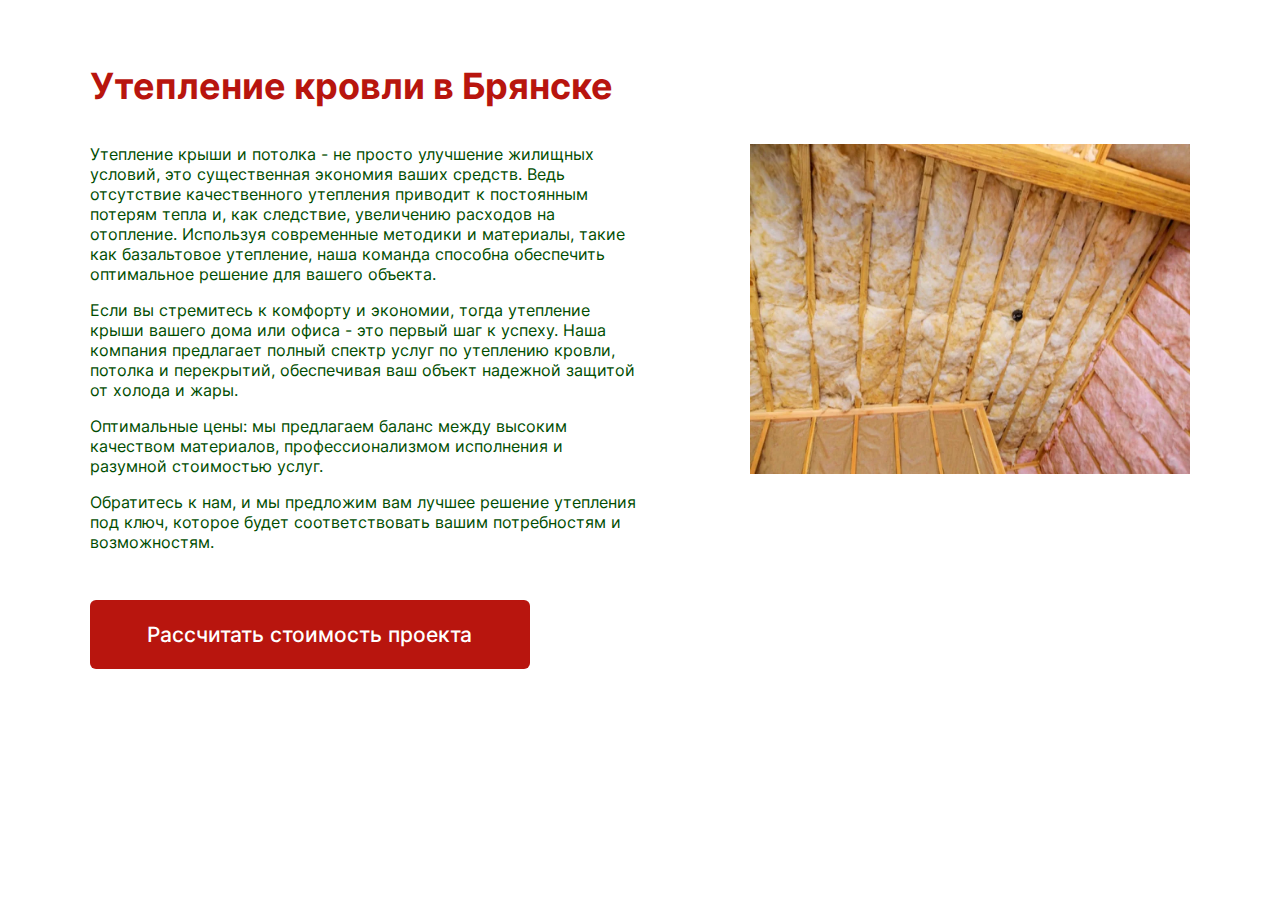
<file: insulation/Article/index.html>
<!DOCTYPE html>
<html lang="en">
<head>
    <meta charset="UTF-8">
    <meta name="viewport" content="width=device-width, initial-scale=1.0">
    <title>Document</title>

    <link rel="stylesheet" href="../../ui/global.css">
    <link rel="stylesheet" href="styles.css">

</head>
<body>
    <section class="about">
        <h1 class="red">Утепление кровли в Брянске</h1>
        <div class="info-wrapper">
            <article class="green">
                Утепление крыши и потолка - не просто улучшение жилищных условий, это существенная экономия ваших средств. Ведь отсутствие качественного утепления приводит к постоянным потерям тепла и, как следствие, увеличению расходов на отопление. Используя современные методики и материалы, такие как базальтовое утепление, наша команда способна обеспечить оптимальное решение для вашего объекта.
                <p>Если вы стремитесь к комфорту и экономии, тогда утепление крыши вашего дома или офиса - это первый шаг к успеху. Наша компания предлагает полный спектр услуг по утеплению кровли, потолка и перекрытий, обеспечивая ваш объект надежной защитой от холода и жары.</p>
                <p>Оптимальные цены: мы предлагаем баланс между высоким качеством материалов, профессионализмом исполнения и разумной стоимостью услуг.</p>
                <p>Обратитесь к нам, и мы предложим вам лучшее решение утепления под ключ, которое будет соответствовать вашим потребностям и возможностям.</p>
            </article>
            <a href="#ask-form" aria-label="Рассчитать стоимость проекта мансарды">Рассчитать стоимость проекта</a>
        </div>
        <div class="about-img-wrapper">
            <picture>
                <source 
                   media="(max-width: 759px)"
                   srcset="img/1m.webp">
                <source 
                   media="(min-width: 760px)"
                   srcset="img/1.webp">
                <img src="img/1.webp" 
                alt="лучшее утепление вашей кровли">
             </picture>
        </div>
    </section>
</body>
</html>
</file>
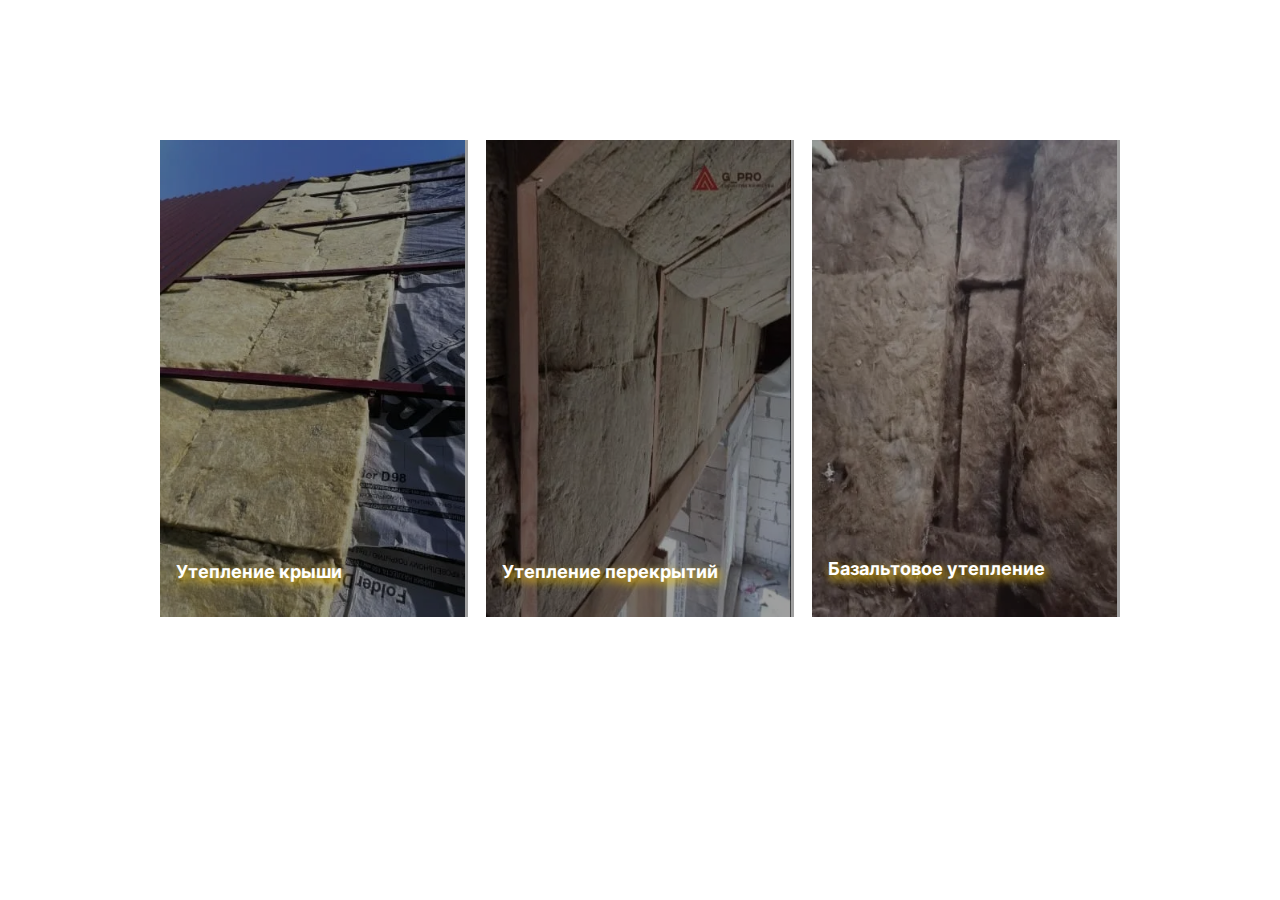
<file: insulation/Interactives/index.html>
<!DOCTYPE html>
<html lang="ru">
<head>
    <meta charset="UTF-8">
    <meta name="viewport" content="width=device-width, initial-scale=1.0">
    <title>Document</title>

    <link rel="stylesheet" href="../../ui/global.css">
    <link rel="stylesheet" href="styles.css">

    <script src="js/adapter.js" defer></script>

</head>
<body>
    <section class="interactives">
        <section class="int-cards turn-card" id="int-m1">
            <picture class="int-img-def">
                <source 
                   media="(max-width: 759px)"
                   srcset="img/1m.webp">
                <source 
                   media="(min-width: 760px)"
                   srcset="img/1.webp">
                <img src="img/1.webp" 
                alt="Утепление Брянск">
            </picture>
            <h2 class="int-h">Утепление крыши</h2>
            <article class="int-art1" id="int-a1">
                Утепление кровли поможет снизить потери тепла и улучшить теплоизоляцию здания, что в конечном итоге сэкономит на затратах на отопление.
                <p>Базальтовое утепление является эффективным способом сохранения тепла в зданиях, так как базальтовая вата обладает высокой теплоизоляционной способностью</p>
            </article>
            <aside class="int1-blur"></aside>
        </section>
        <section class="int-cards turn-card" id="int-m2">
            <picture class="int-img-def">
                <source 
                   media="(max-width: 759px)"
                   srcset="img/2m.webp">
                <source 
                   media="(min-width: 760px)"
                   srcset="img/2.webp">
                <img src="img/2.webp" 
                alt="Утепление потолка и второй свет">
            </picture>
            <h2 class="int-h">Утепление перекрытий</h2>
            <article class="int-art1" id="int-a2">
                При утеплении перекрытий потолка важно учесть правильный выбор материала, чтобы обеспечить комфортное тепло в помещении и снизить затраты на отопление.
                <p>Применение базальтового утеплителя позволяет существенно снизить энергопотребление и улучшить теплотехнические показатели помещений.</p>
            </article>
            <aside class="int1-blur"></aside>
        </section>
        <section class="int-cards turn-card" id="int-m3">
            <picture class="int-img-def">
                <source 
                   media="(max-width: 759px)"
                   srcset="img/3m.webp">
                <source 
                   media="(min-width: 760px)"
                   srcset="img/3.webp">
                <img src="img/3.webp" 
                alt="Утепление базальтом">
            </picture>
            <h3 class="int-h">Базальтовое утепление</h3>
            <article class="int-art1" id="int-a3">
                Базальтовое утепление долговечно, не подвержено разрушению под действием влаги и химических веществ, что обеспечивает долгосрочную эффективность его использования при создании теплоизоляционных конструкций.
            </article>
            <aside class="int1-blur"></aside>
        </section>
    </section>
</body>
</html>
</file>
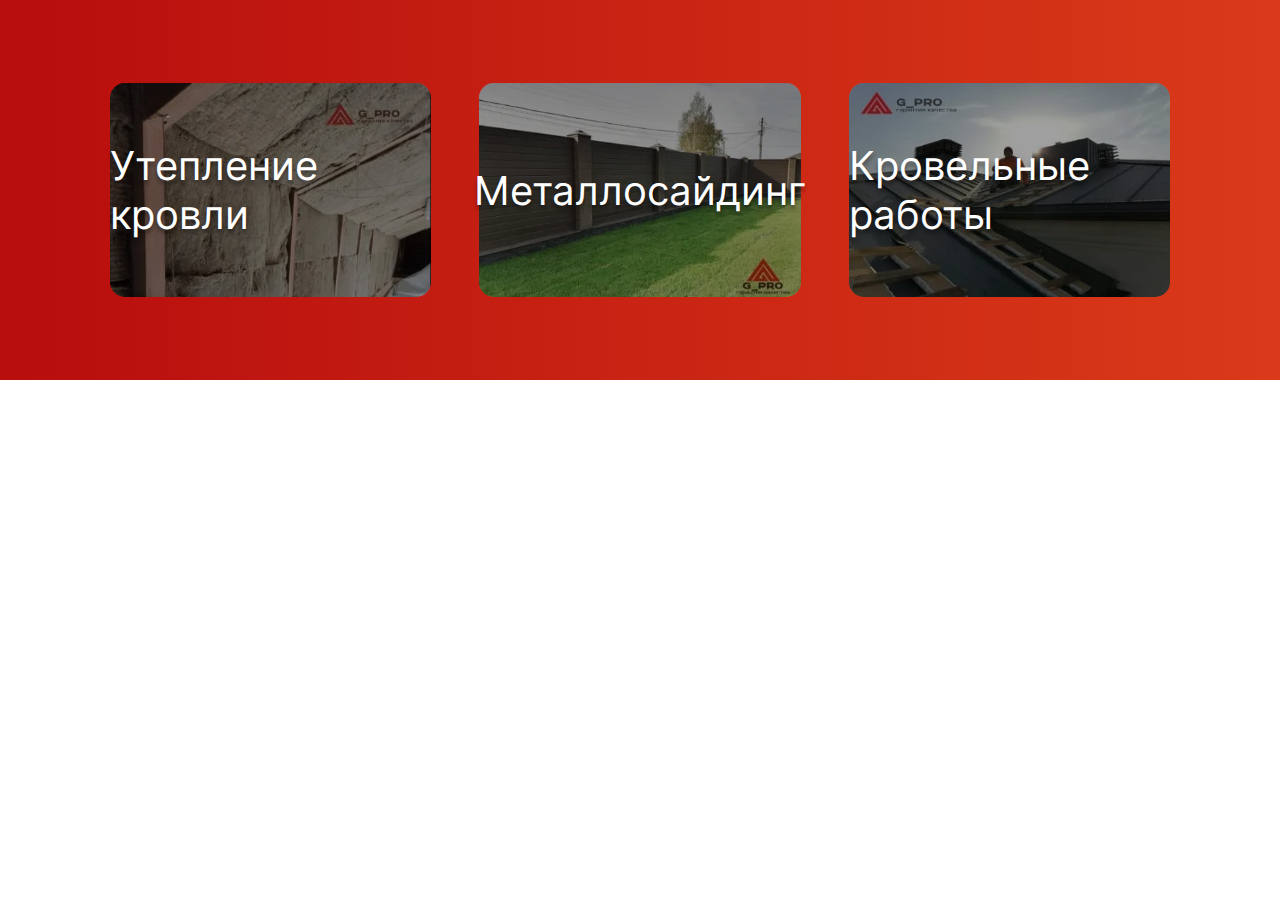
<file: insulation/Menu/index.html>
<!DOCTYPE html>
<html lang="ru">
<head>
    <meta charset="UTF-8">
    <meta name="viewport" content="width=device-width, initial-scale=1.0">
    <title>Document</title>

    <link rel="stylesheet" href="../../ui/global.css">
    <link rel="stylesheet" href="styles.css">

    <script src="js/sliderDesktopHovering.js" defer></script>

</head>
<body>
    <section class="slider">
        <div id="slider-mover">
            <a href="/" id="slider-1" class="slider-blur" aria-label="Перейти на страницу Утепление кровли">
                <span>Утепление кровли</span>
            </a>
            <a href="/" id="slider-2" class="slider-blur" aria-label="Перейти на страницу Металлосайдинг">
                <span>Металлосайдинг</span>
            </a>
            <a href="/" id="slider-3" class="slider-blur" aria-label="Перейти на страницу Кровельные работы">
                <span>Кровельные работы</span>
            </a>
        </div>
    </section>
</body>
</html>
</file>
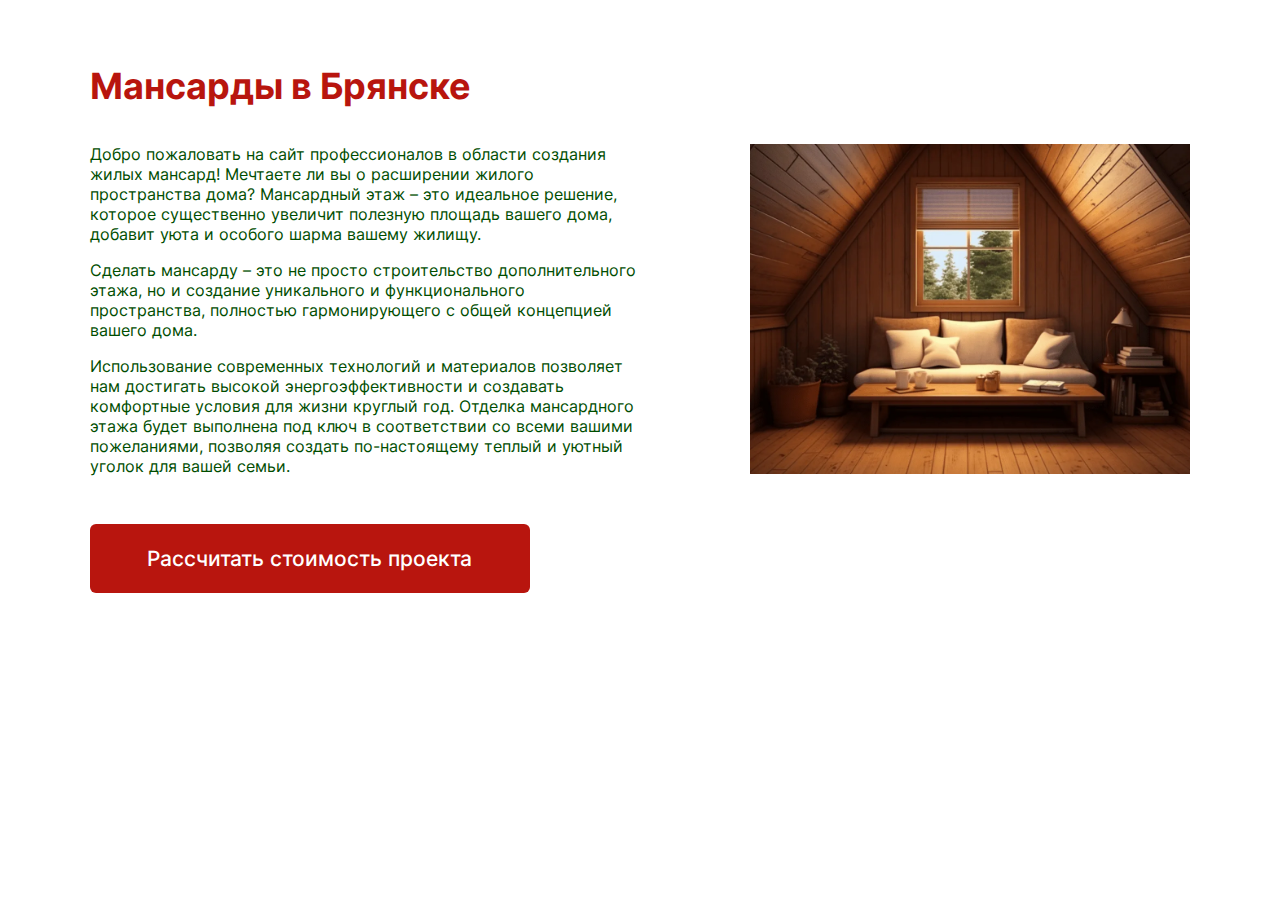
<file: mansard/Article/index.html>
<!DOCTYPE html>
<html lang="en">
<head>
    <meta charset="UTF-8">
    <meta name="viewport" content="width=device-width, initial-scale=1.0">
    <title>Document</title>

    <link rel="stylesheet" href="../../ui/global.css">
    <link rel="stylesheet" href="styles.css">

</head>
<body>
    <section class="about">
        <h1 class="red">Мансарды в Брянске</h1>
        <div class="info-wrapper">
            <article class="green">
                Добро пожаловать на сайт профессионалов в области создания жилых мансард! Мечтаете ли вы о расширении жилого пространства дома? Мансардный этаж – это идеальное решение, которое существенно увеличит полезную площадь вашего дома, добавит уюта и особого шарма вашему жилищу.
                <p>Сделать мансарду – это не просто строительство дополнительного этажа, но и создание уникального и функционального пространства, полностью гармонирующего с общей концепцией вашего дома.</p>
                <p>Использование современных технологий и материалов позволяет нам достигать высокой энергоэффективности и создавать комфортные условия для жизни круглый год. Отделка мансардного этажа будет выполнена под ключ в соответствии со всеми вашими пожеланиями, позволяя создать по-настоящему теплый и уютный уголок для вашей семьи.</p>
            </article>
            <a href="#ask-form" aria-label="Рассчитать стоимость проекта мансарды">Рассчитать стоимость проекта</a>
        </div>
        <div class="about-img-wrapper">
            <picture>
                <source 
                   media="(max-width: 759px)"
                   srcset="img/1m.webp">
                <source 
                   media="(min-width: 760px)"
                   srcset="img/1.webp">
                <img src="img/1.webp" 
                alt="Современная мансарда">
             </picture>
        </div>
    </section>
</body>
</html>
</file>
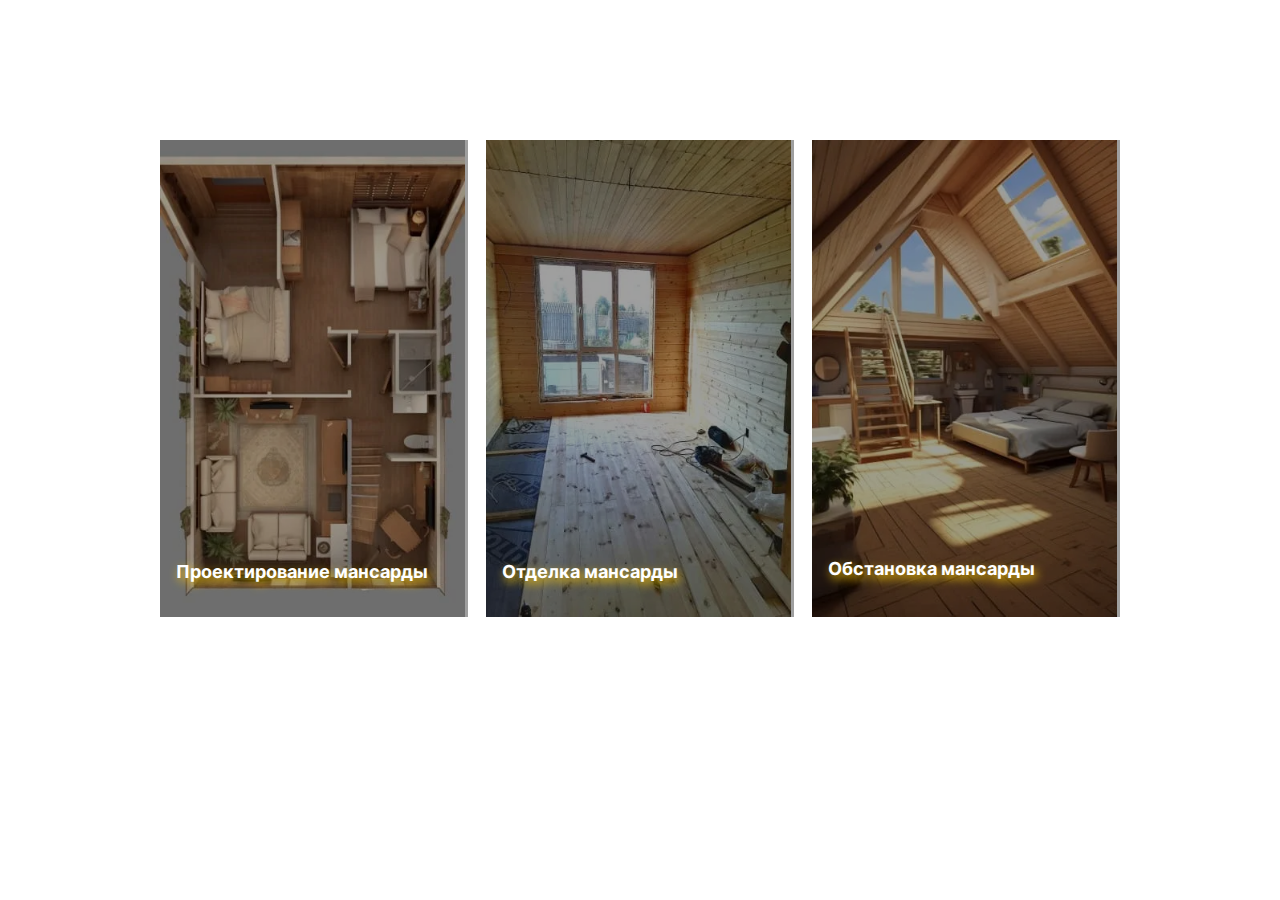
<file: mansard/Interactives/index.html>
<!DOCTYPE html>
<html lang="ru">
<head>
    <meta charset="UTF-8">
    <meta name="viewport" content="width=device-width, initial-scale=1.0">
    <title>Document</title>

    <link rel="stylesheet" href="../../ui/global.css">
    <link rel="stylesheet" href="styles.css">

    <script src="js/adapter.js" defer></script>

</head>
<body>
    <section class="interactives">
        <section class="int-cards turn-card" id="int-m1">
            <picture class="int-img-def">
                <source 
                   media="(max-width: 759px)"
                   srcset="img/1m.webp">
                <source 
                   media="(min-width: 760px)"
                   srcset="img/1.webp">
                <img src="img/1.webp" 
                alt="Проект мансарды">
            </picture>
            <h2 class="int-h">Проектирование мансарды</h2>
            <article class="int-art1" id="int-a1">
                1. При проектировании мансардных помещений необходимо учитывать наклон крыши и строительные ограничения, чтобы эффективно использовать доступное пространство.
                <p>2. Важно предусмотреть правильное освещение, вентиляцию и утепление, чтобы создать комфортные условия для проживания или работы в мансарде.</p>
            </article>
            <aside class="int1-blur"></aside>
        </section>
        <section class="int-cards turn-card" id="int-m2">
            <picture class="int-img-def">
                <source 
                   media="(max-width: 759px)"
                   srcset="img/2m.webp">
                <source 
                   media="(min-width: 760px)"
                   srcset="img/2.webp">
                <img src="img/2.webp" 
                alt="Устройство мансарды">
            </picture>
            <h2 class="int-h">Отделка мансарды</h2>
            <article class="int-art1" id="int-a2">
                Отделка мансарды вагонкой придает помещению уютную и теплую атмосферу, создавая ощущение естественного комфорта.
                <p>Древесина отлично сочетается с другими натуральными материалами, такими как камень и кирпич, что позволяет создавать оригинальный дизайн интерьера.</p>
            </article>
            <aside class="int1-blur"></aside>
        </section>
        <section class="int-cards turn-card" id="int-m3">
            <picture class="int-img-def">
                <source 
                   media="(max-width: 759px)"
                   srcset="img/3m.webp">
                <source 
                   media="(min-width: 760px)"
                   srcset="img/3.webp">
                <img src="img/3.webp" 
                alt="Тёплая мансарда">
            </picture>
            <h3 class="int-h">Обстановка мансарды</h3>
            <article class="int-art1" id="int-a3">
                Мансарда – это пространство под крышей, которое может быть использовано как дополнительное жилое помещение. 
                <p>Обычно мансарды имеют наклонные потолки, что создает уютную и атмосферную обстановку.</p>
            </article>
            <aside class="int1-blur"></aside>
        </section>
    </section>
</body>
</html>
</file>
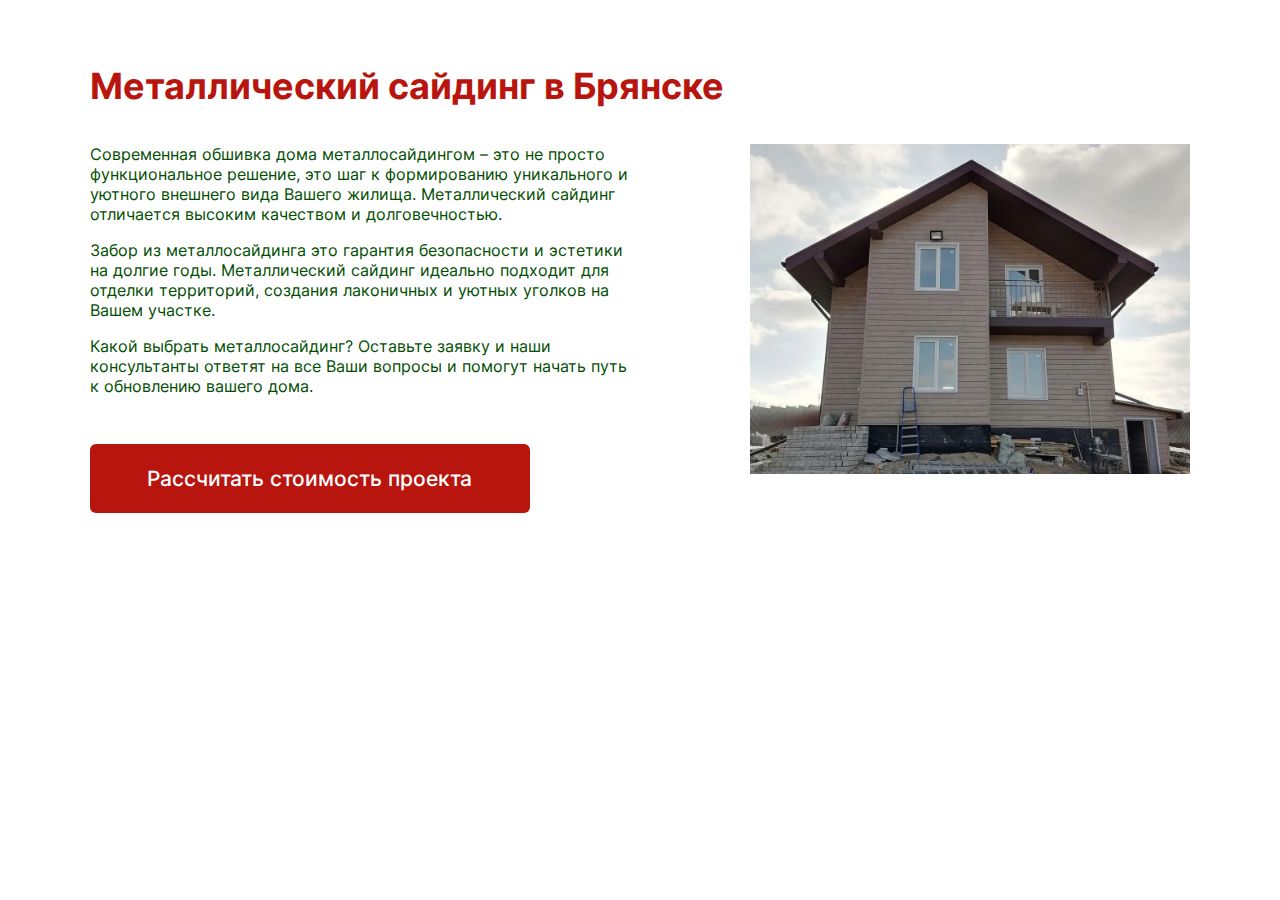
<file: msiding/Article/index.html>
<!DOCTYPE html>
<html lang="en">
<head>
    <meta charset="UTF-8">
    <meta name="viewport" content="width=device-width, initial-scale=1.0">
    <title>Document</title>

    <link rel="stylesheet" href="../../ui/global.css">
    <link rel="stylesheet" href="styles.css">

</head>
<body>
    <section class="about">
        <h1 class="red">Металлический сайдинг в Брянске</h1>
        <div class="info-wrapper">
            <article class="green">
                Современная обшивка дома металлосайдингом – это не просто функциональное решение, это шаг к формированию уникального и уютного внешнего вида Вашего жилища. Металлический сайдинг отличается высоким качеством и долговечностью.
                <p>Забор из металлосайдинга это гарантия безопасности и эстетики на долгие годы. Металлический сайдинг идеально подходит для отделки территорий, создания лаконичных и уютных уголков на Вашем участке.</p>
                <p>Какой выбрать металлосайдинг? Оставьте заявку и наши консультанты ответят на все Ваши вопросы и помогут начать путь к обновлению вашего дома.</p>
            </article>
            <a href="#ask-form" aria-label="Рассчитать стоимость проекта по монтажу металлосайдинга">Рассчитать стоимость проекта</a>
        </div>
        <div class="about-img-wrapper">
            <picture>
                <source 
                   media="(max-width: 759px)"
                   srcset="img/1m.webp">
                <source 
                   media="(min-width: 760px)"
                   srcset="img/1.webp">
                <img src="img/1.webp" 
                alt="Обшивка дома металлическим сайдингом">
             </picture>
        </div>
    </section>
</body>
</html>
</file>
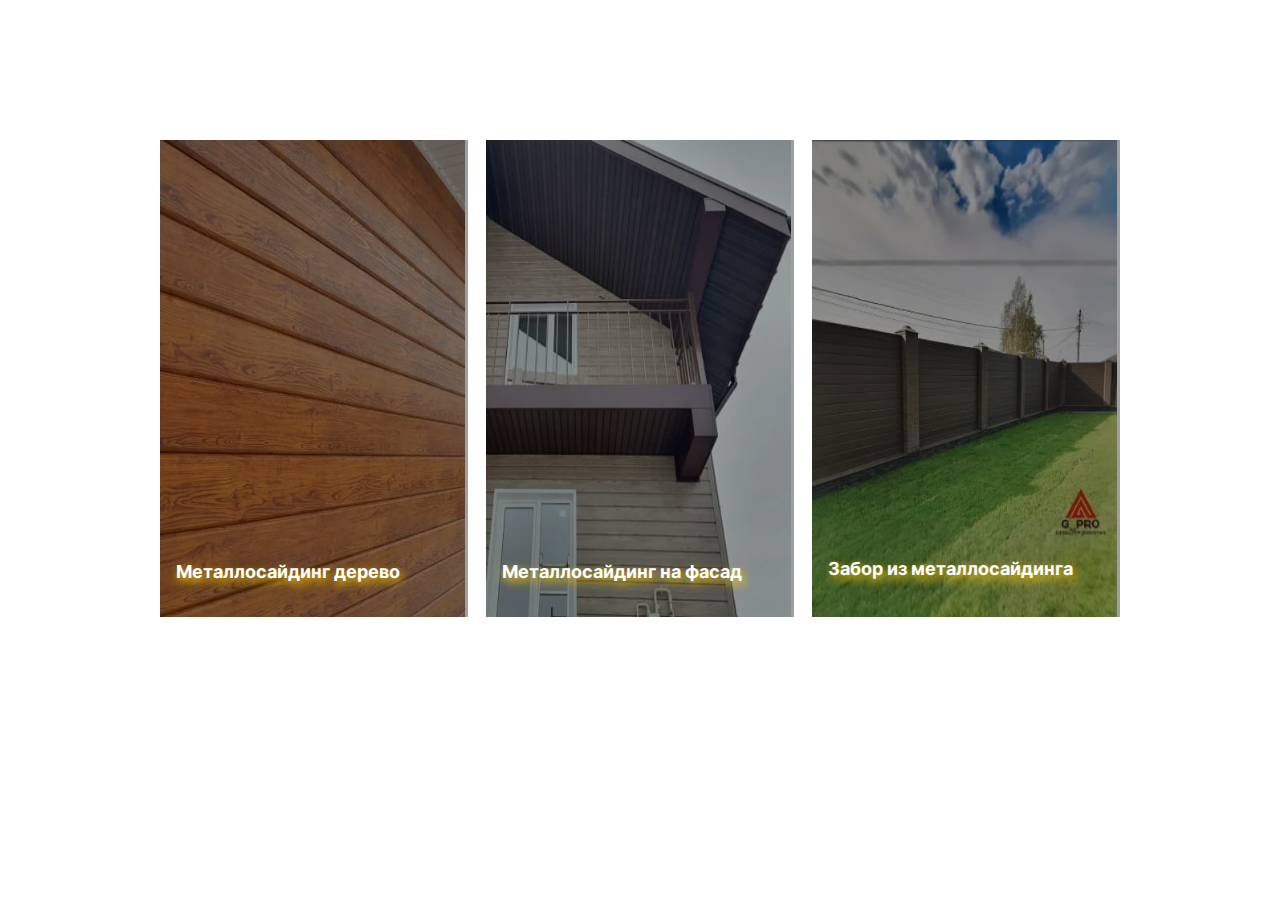
<file: msiding/Interactives/index.html>
<!DOCTYPE html>
<html lang="ru">
<head>
    <meta charset="UTF-8">
    <meta name="viewport" content="width=device-width, initial-scale=1.0">
    <title>Document</title>

    <link rel="stylesheet" href="../../ui/global.css">
    <link rel="stylesheet" href="styles.css">

    <script src="js/adapter.js" defer></script>

</head>
<body>
    <section class="interactives">
        <section class="int-cards turn-card" id="int-m1">
            <picture class="int-img-def">
                <source 
                   media="(max-width: 759px)"
                   srcset="img/1m.webp">
                <source 
                   media="(min-width: 760px)"
                   srcset="img/1.webp">
                <img src="img/1.webp" 
                alt="металлосайдинг доска, металлический сайдинг под дерево">
            </picture>
            <h2 class="int-h">Металлосайдинг дерево</h2>
            <article class="int-art1" id="int-a1">
                Металлосайдинг под дерево - прочный и долговечный материал для облицовки дома, который визуально имитирует текстуру древесины, создавая естественный и уютный вид.
                <p>Благодаря защитным покрытиям, металлосайдинг обладает высокой устойчивостью к воздействию влаги, солнца и других атмосферных условий.</p>
            </article>
            <aside class="int1-blur"></aside>
        </section>
        <section class="int-cards turn-card" id="int-m2">
            <picture class="int-img-def">
                <source 
                   media="(max-width: 759px)"
                   srcset="img/2m.webp">
                <source 
                   media="(min-width: 760px)"
                   srcset="img/2.webp">
                <img src="img/2.webp" 
                alt="Обшивка дома металлосайдингом">
            </picture>
            <h2 class="int-h">Металлосайдинг на фасад</h2>
            <article class="int-art1" id="int-a2">
                Металлический сайдинг на фасаде создаёт современный и стильный внешний вид здания, придавая ему долговечность и защиту от внешних воздействий.
                <p>Благодаря своей прочности и устойчивости к погодным условиям, металлосайдинг является практичным выбором для облицовки зданий любого типа и размера.</p>
            </article>
            <aside class="int1-blur"></aside>
        </section>
        <section class="int-cards turn-card" id="int-m3">
            <picture class="int-img-def">
                <source 
                   media="(max-width: 759px)"
                   srcset="img/3m.webp">
                <source 
                   media="(min-width: 760px)"
                   srcset="img/3.webp">
                <img src="img/3.webp" 
                alt="Заборные секции из металлосайдинга">
            </picture>
            <h3 class="int-h">Забор из металлосайдинга</h3>
            <article class="int-art1" id="int-a3">
                Забор из металлосайдинга прочен, долговечен и устойчив к погодным условиям, что делает его отличным выбором для ограждения своего участка.
                <p>Металлический сайдинг добавит уюта к вашей приусадебной территории.</p>
            </article>
            <aside class="int1-blur"></aside>
        </section>
    </section>
</body>
</html>
</file>
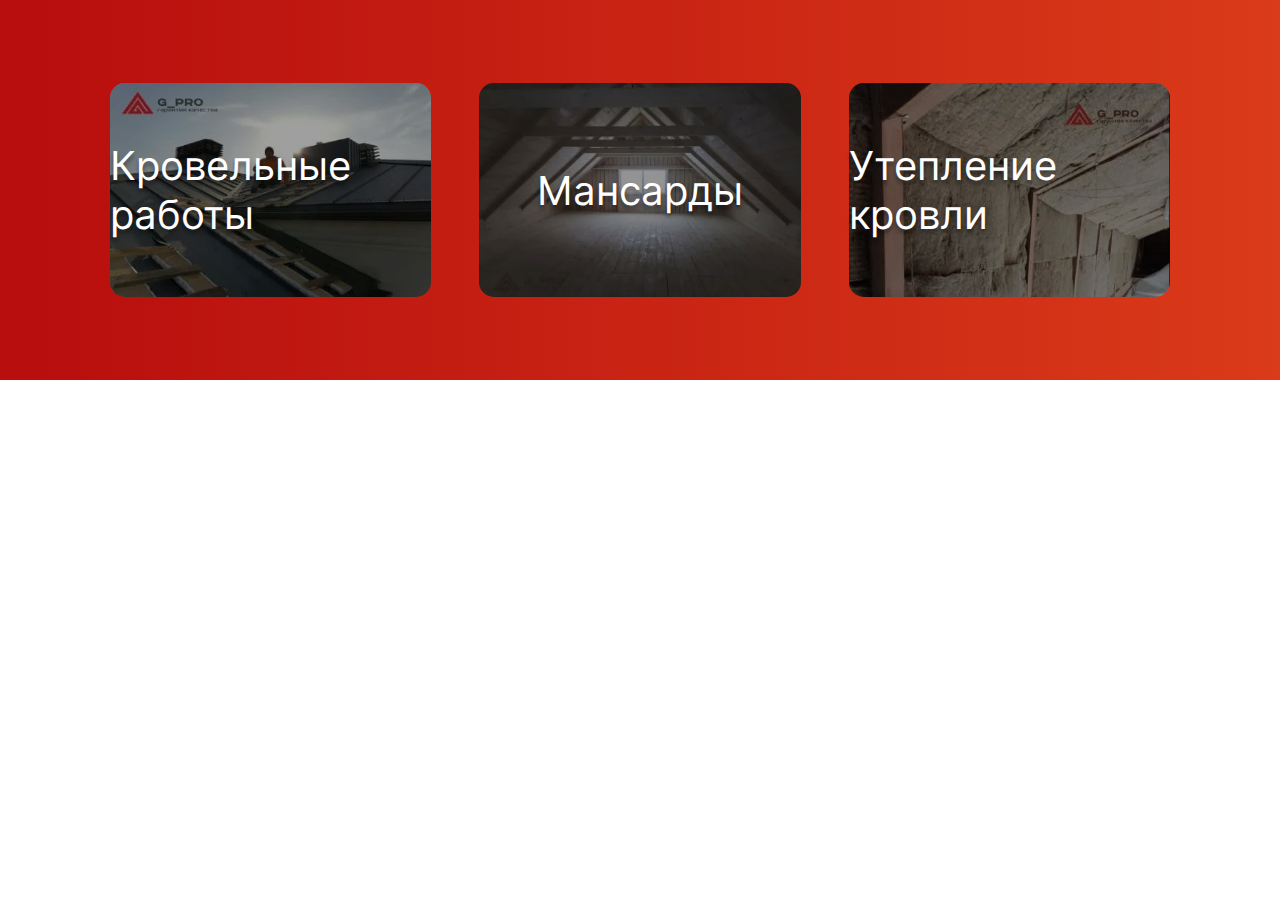
<file: msiding/Menu/index.html>
<!DOCTYPE html>
<html lang="ru">
<head>
    <meta charset="UTF-8">
    <meta name="viewport" content="width=device-width, initial-scale=1.0">
    <title>Document</title>

    <link rel="stylesheet" href="../../ui/global.css">
    <link rel="stylesheet" href="styles.css">

    <script src="js/sliderDesktopHovering.js" defer></script>

</head>
<body>
    <section class="slider">
        <div id="slider-mover">
            <a href="/" id="slider-1" class="slider-blur" aria-label="Перейти на страницу Кровельные работы">
                <span>Кровельные работы</span>
            </a>
            <a href="/" id="slider-2" class="slider-blur" aria-label="Перейти на страницу Мансарды">
                <span>Мансарды</span>
            </a>
            <a href="/" id="slider-3" class="slider-blur" aria-label="Перейти на страницу Утепление кровли">
                <span>Утепление кровли</span>
            </a>
        </div>
    </section>
</body>
</html>
</file>
<file: ui/global.css>
@import url('fonts/fonts.css');
@import url('colors.css');
@import url('icons/webp/export.css');
html, body {
    margin: 0;
    padding: 0;
    box-sizing: border-box;
}
* {
    font-family: Inter;
}
:root {
    --red:#B8150E;
    --red-hover:#C33832;
    --red-gradient:#DC3D1A;
    --navygreen:#007064;
    --navygreen-hover:#26857B;
    --yellow:#FC3;
    --yellow-hover:#FFD452;
    --white: #FFFFFF;
    --font:#01221E;
    --green: #004D00;
    --darkgreen: #002900;
}

.all2s {
    transition: all .2s;
}
.off-btn {
    background-color: transparent;
    border: none;
    outline: none;
}
a {
    text-decoration: none;
}
li {
    list-style-type: none;
}
ul {
    padding: 0;
    margin: 0;
}
.flex {
    display: flex;
}
.none {
    display: none;
}
.hidden {
    overflow: hidden;
}
.noselect {
    -webkit-touch-callout: none; /* iOS Safari */
      -webkit-user-select: none; /* Safari */
       -khtml-user-select: none; /* Konqueror HTML */
         -moz-user-select: none; /* Old versions of Firefox */
          -ms-user-select: none; /* Internet Explorer/Edge */
              user-select: none; /* Non-prefixed version, currently
                                    supported by Chrome, Edge, Opera and Firefox */
}
.link-highlight {
    -webkit-tap-highlight-color: transparent;
}
.caps {
    text-transform: uppercase;
}
.pr {
    cursor: pointer;
}
.bold {
    font-weight: 700;
}
.rub::after {
    content: "\20BD";
}
.rub-rus::after {
    content: "р";
}
.fcc {
    display: flex;
    justify-content: center;
    align-items: center;
}
</file>
<file: insulation/Article/styles.css>
@import url('styles/layout.css');
@import url('styles/flex.css');
.seomod-1::before {
    content: "G_Pro - ";
}
</file>
<file: insulation/Interactives/styles.css>
@import url('styles/layout.css');
@import url('styles/flex.css');
@import url('styles/turner.css');
</file>
<file: insulation/Menu/styles.css>
@import url('styles/layout.css');
@import url('styles/flex.css');
@import url('styles/links.css');
</file>
<file: mansard/Article/styles.css>
@import url('styles/layout.css');
@import url('styles/flex.css');
.seomod-1::before {
    content: "G_Pro - ";
}
</file>
<file: mansard/Interactives/styles.css>
@import url('styles/layout.css');
@import url('styles/flex.css');
@import url('styles/turner.css');
</file>
<file: msiding/Article/styles.css>
@import url('styles/layout.css');
@import url('styles/flex.css');
.seomod-1::before {
    content: "G_Pro - ";
}
</file>
<file: msiding/Interactives/styles.css>
@import url('styles/layout.css');
@import url('styles/flex.css');
@import url('styles/turner.css');
</file>
<file: msiding/Menu/styles.css>
@import url('styles/layout.css');
@import url('styles/flex.css');
@import url('styles/links.css');
</file>
